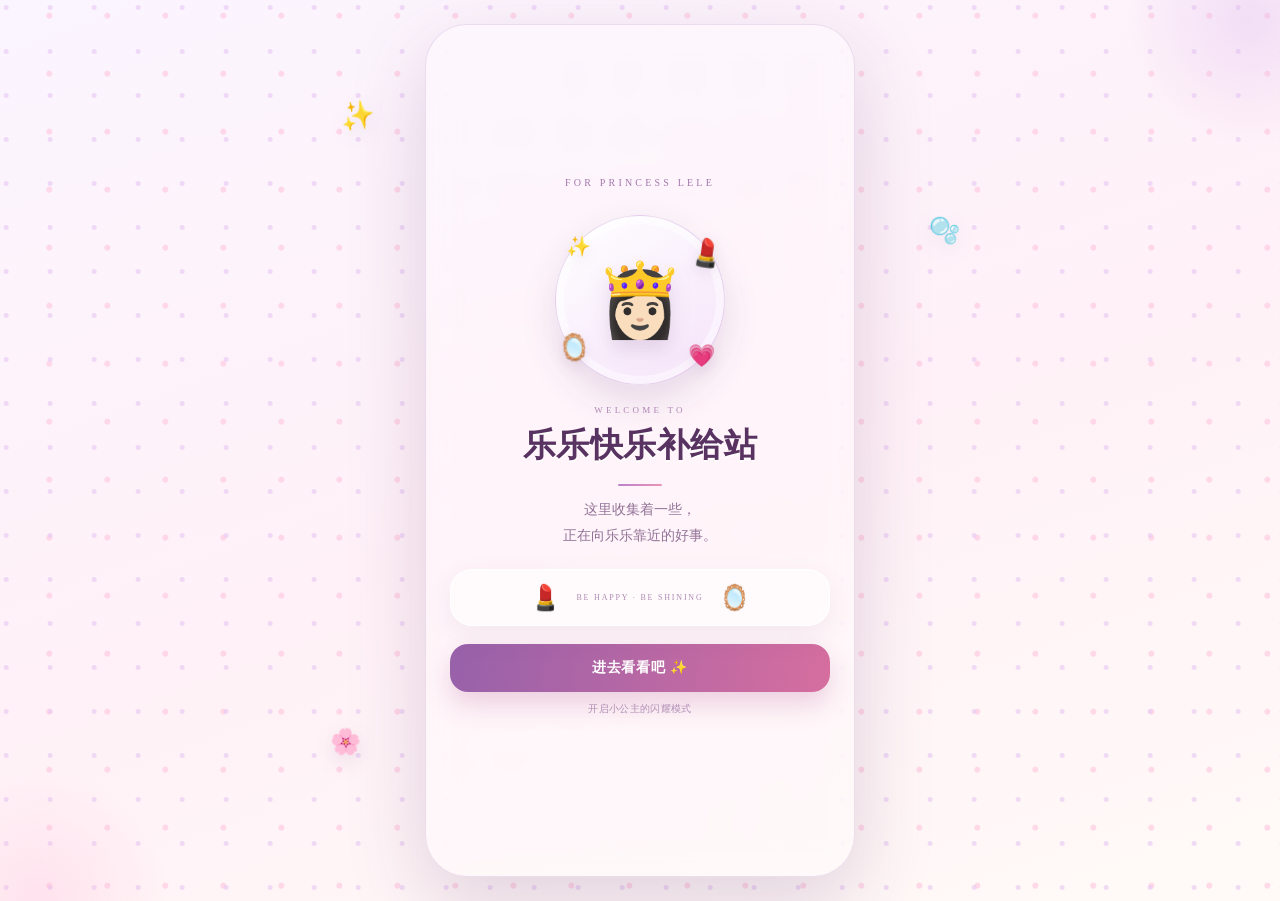
<file: index.html>
<!doctype html>
<html lang="zh-CN">
<head>
  <meta charset="utf-8">
  <meta name="viewport" content="width=device-width, initial-scale=1, viewport-fit=cover">
  <meta name="theme-color" content="#fbf5ff">
  <title>乐乐快乐补给站</title>
  <link rel="stylesheet" href="styles.css">
</head>
<body>
  <div class="ambient ambient-one" aria-hidden="true">✨</div>
  <div class="ambient ambient-two" aria-hidden="true">🫧</div>
  <div class="ambient ambient-three" aria-hidden="true">🌸</div>

  <main class="app-shell">
    <section id="welcome" class="screen welcome-screen" aria-labelledby="welcome-title">
      <p class="eyebrow">FOR PRINCESS LELE</p>

      <div class="princess-portrait" aria-hidden="true">
        <span class="portrait-emoji">👸🏻</span>
        <span class="portrait-accent accent-lipstick">💄</span>
        <span class="portrait-accent accent-mirror">🪞</span>
        <span class="portrait-accent accent-heart">💗</span>
        <span class="portrait-accent accent-sparkle">✨</span>
      </div>

      <p class="welcome-label">WELCOME TO</p>
      <h1 id="welcome-title">乐乐快乐补给站</h1>
      <div class="title-rule" aria-hidden="true"></div>
      <p class="welcome-copy">这里收集着一些，<br>正在向乐乐靠近的好事。</p>

      <div class="beauty-note" aria-hidden="true">
        <span>💄</span>
        <span class="beauty-note-copy">BE HAPPY · BE SHINING</span>
        <span>🪞</span>
      </div>

      <button id="enter-button" class="primary-button" type="button">进去看看吧 <span aria-hidden="true">✨</span></button>
      <small>开启小公主的闪耀模式</small>
    </section>

    <section id="station" class="screen station-screen" aria-labelledby="station-title" hidden>
      <div class="station-crown" aria-hidden="true">👑</div>
      <p id="station-eyebrow" class="eyebrow">GOOD THINGS ARE COMING</p>
      <h2 id="station-title">乐乐快乐补给站</h2>
      <p class="station-intro">点亮爱心，好事正在向你靠近 <span aria-hidden="true">✨</span></p>
      <div id="progress" class="progress" role="status" aria-live="polite">已点亮 0 / 6</div>

      <div id="card-grid" class="card-grid" aria-label="快乐补给卡片"></div>

      <section id="completion-card" class="completion-card" aria-live="polite" hidden>
        <div class="completion-icons" aria-hidden="true">✨ 💗 ✨</div>
        <p class="completion-label">ALL GOOD THINGS LIT</p>
        <p id="completion-message"></p>
      </section>

      <footer class="station-footer" aria-hidden="true">💄 <span>LELE · KEEP SHINING</span> 🎀</footer>
    </section>
  </main>

  <div id="celebration-layer" class="celebration-layer" aria-hidden="true" hidden>
    <div class="celebration-glow"></div>
    <div class="burst-heart">💗</div>
    <div id="burst-particles" class="burst-particles"></div>
  </div>

  <dialog id="message-dialog" aria-labelledby="dialog-message">
    <div class="dialog-panel">
      <button id="dialog-close" type="button" aria-label="关闭悄悄话">×</button>
      <div id="dialog-emoji" class="dialog-emoji" aria-hidden="true"></div>
      <p class="dialog-label">GOOD THINGS FOR LELE</p>
      <p id="dialog-message"></p>
      <button id="dialog-continue" class="dialog-continue" type="button">继续点亮 <span aria-hidden="true">💗</span></button>
    </div>
  </dialog>

  <script src="content.js"></script>
  <script src="state.js"></script>
  <script src="app.js"></script>
</body>
</html>
</file>
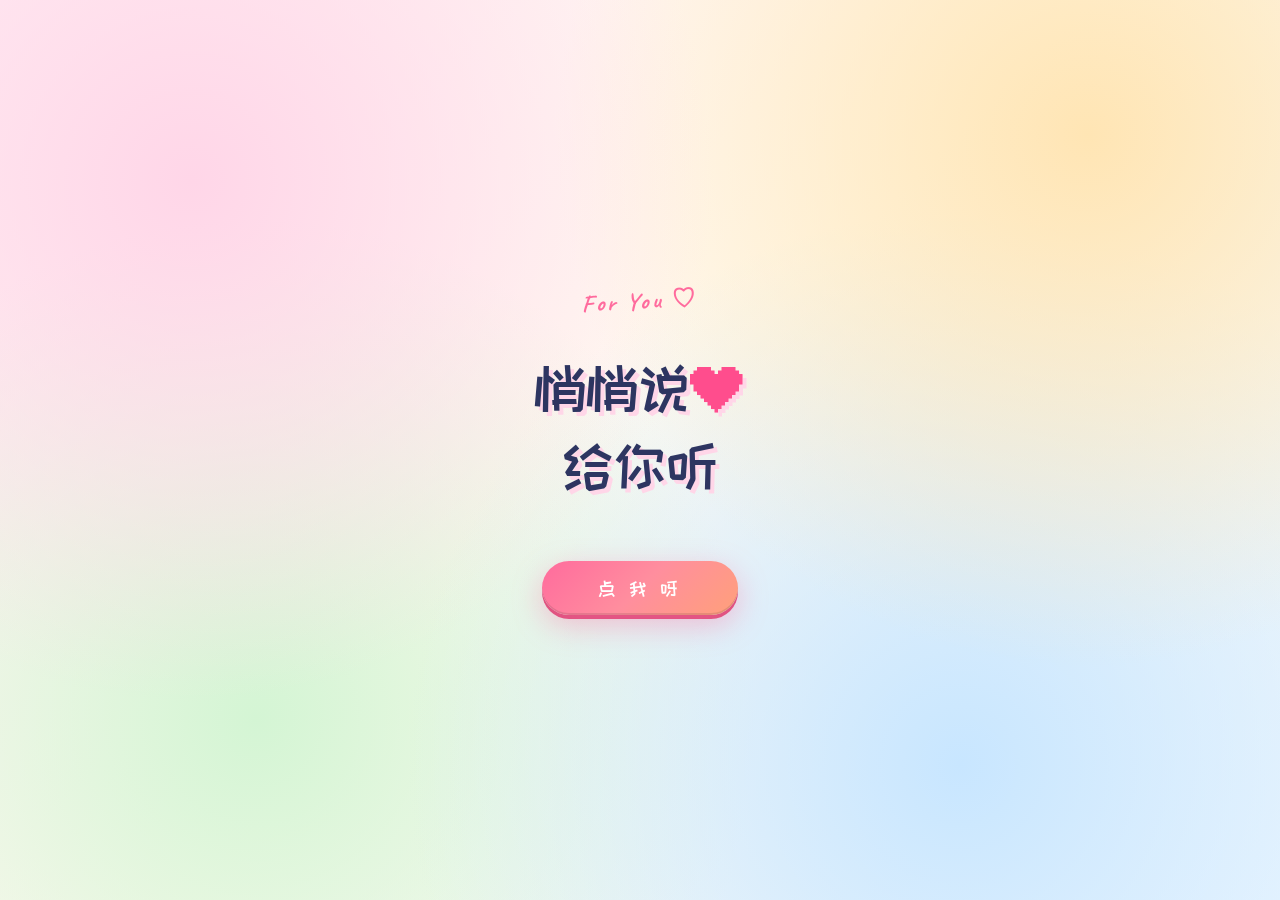
<file: love.html>
<!DOCTYPE html>
<html lang="zh-CN">
<head>
<meta charset="UTF-8">
<meta name="viewport" content="width=device-width, initial-scale=1.0, maximum-scale=1.0, user-scalable=no">
<title>给你的</title>
<style>
  @import url('https://fonts.googleapis.com/css2?family=ZCOOL+KuaiLe&family=Caveat:wght@500;700&family=Noto+Sans+SC:wght@500;700;900&display=swap');

  * { margin: 0; padding: 0; box-sizing: border-box; -webkit-tap-highlight-color: transparent; }

  html, body {
    width: 100%;
    height: 100%;
    overflow: hidden;
    font-family: 'Noto Sans SC', sans-serif;
    user-select: none;
    background: #fff5e6;
  }

  .bg {
    position: fixed;
    inset: 0;
    background:
      radial-gradient(circle at 15% 20%, #ffd6e8 0%, transparent 40%),
      radial-gradient(circle at 85% 15%, #ffe5b4 0%, transparent 40%),
      radial-gradient(circle at 75% 85%, #c8e6ff 0%, transparent 45%),
      radial-gradient(circle at 20% 80%, #d4f5d4 0%, transparent 40%),
      linear-gradient(135deg, #fff0f5 0%, #fffaf0 50%, #f0f8ff 100%);
    z-index: 0;
  }

  .intro {
    position: fixed;
    inset: 0;
    z-index: 100;
    display: flex;
    flex-direction: column;
    align-items: center;
    justify-content: center;
    gap: 2rem;
    transition: opacity 0.8s ease, visibility 0.8s ease;
  }

  .intro.hidden {
    opacity: 0;
    visibility: hidden;
  }

  .intro-tag {
    font-family: 'Caveat', cursive;
    font-weight: 700;
    font-size: 1.5rem;
    color: #ff6b9d;
    letter-spacing: 0.1em;
    transform: rotate(-3deg);
  }

  .intro-title {
    font-family: 'ZCOOL KuaiLe', cursive;
    font-size: clamp(2.2rem, 8vw, 3.5rem);
    color: #2d3561;
    text-align: center;
    line-height: 1.4;
    text-shadow: 4px 4px 0 #ffd6e8;
  }

  .intro-title .heart {
    display: inline-block;
    color: #ff4d8d;
    animation: beat 1s ease-in-out infinite;
  }

  @keyframes beat {
    0%, 100% { transform: scale(1); }
    25% { transform: scale(1.2); }
    50% { transform: scale(0.95); }
    75% { transform: scale(1.15); }
  }

  .intro-btn {
    margin-top: 1.5rem;
    padding: 1.1rem 3.5rem;
    background: linear-gradient(135deg, #ff6b9d 0%, #ff8e9e 50%, #ffa07a 100%);
    border: none;
    color: white;
    font-family: 'ZCOOL KuaiLe', cursive;
    font-size: 1.2rem;
    letter-spacing: 0.2em;
    cursor: pointer;
    border-radius: 50px;
    box-shadow:
      0 10px 30px rgba(255, 107, 157, 0.4),
      0 4px 0 #d94d7a,
      inset 0 -2px 0 rgba(0,0,0,0.1);
    transition: all 0.2s ease;
  }

  .intro-btn:hover {
    transform: translateY(-3px);
    box-shadow:
      0 15px 35px rgba(255, 107, 157, 0.5),
      0 7px 0 #d94d7a,
      inset 0 -2px 0 rgba(0,0,0,0.1);
  }

  .intro-btn:active {
    transform: translateY(2px);
    box-shadow:
      0 5px 15px rgba(255, 107, 157, 0.4),
      0 2px 0 #d94d7a;
  }

  .stage {
    position: fixed;
    inset: 0;
    z-index: 2;
  }

  .card {
    position: absolute;
    padding: 10px 16px;
    border-radius: 6px;
    font-family: 'Noto Sans SC', sans-serif;
    font-weight: 700;
    font-size: 13px;
    letter-spacing: 0.05em;
    white-space: nowrap;
    opacity: 0;
    transform: translate(-50%, -50%) scale(0.2);
    transition: opacity 0.4s ease, transform 0.5s cubic-bezier(0.34, 1.56, 0.64, 1);
    box-shadow:
      0 4px 12px rgba(0, 0, 0, 0.15),
      0 1px 3px rgba(0, 0, 0, 0.1);
    pointer-events: none;
    border: 1.5px solid rgba(0,0,0,0.08);
  }

  .card.show {
    opacity: 1;
  }

  .heart-card.c1 { background: #ff6b9d; color: #fff; }
  .heart-card.c2 { background: #ffd93d; color: #6b4423; }
  .heart-card.c3 { background: #6bcf7f; color: #1a4d2e; }
  .heart-card.c4 { background: #4dc9ff; color: #0d3b66; }
  .heart-card.c5 { background: #ff8e72; color: #5d2a1f; }
  .heart-card.c6 { background: #c89eff; color: #3d1f6b; }
  .heart-card.c7 { background: #ffb3d9; color: #8b2c5c; }
  .heart-card.c8 { background: #fff3a3; color: #7a5c00; }

  .bg-card.b1 { background: #ffe0ec; color: #c2185b; }
  .bg-card.b2 { background: #fff4c2; color: #8b6914; }
  .bg-card.b3 { background: #d4f5d4; color: #2e7d32; }
  .bg-card.b4 { background: #c2e7ff; color: #1565c0; }
  .bg-card.b5 { background: #ffd6c2; color: #c43c00; }
  .bg-card.b6 { background: #e6d4ff; color: #6a1b9a; }

  .finale {
    position: fixed;
    top: 50%;
    left: 50%;
    transform: translate(-50%, -50%) scale(0.8);
    z-index: 50;
    text-align: center;
    opacity: 0;
    transition: opacity 1.5s ease, transform 1.5s cubic-bezier(0.34, 1.56, 0.64, 1);
    pointer-events: none;
    padding: 2.5rem 3rem;
    background: rgba(255, 255, 255, 0.97);
    border-radius: 30px;
    box-shadow:
      0 25px 60px rgba(255, 107, 157, 0.3),
      0 10px 30px rgba(0, 0, 0, 0.1);
    border: 3px solid #ff6b9d;
  }

  .finale.show {
    opacity: 1;
    transform: translate(-50%, -50%) scale(1);
  }

  .finale-tag {
    font-family: 'Caveat', cursive;
    font-weight: 700;
    font-size: 1.4rem;
    color: #ff6b9d;
    margin-bottom: 1rem;
    transform: rotate(-2deg);
  }

  .finale-main {
    font-family: 'ZCOOL KuaiLe', cursive;
    font-size: clamp(1.8rem, 6vw, 2.8rem);
    color: #2d3561;
    line-height: 1.5;
    letter-spacing: 0.1em;
  }

  .finale-main .em {
    color: #ff4d8d;
    display: inline-block;
    animation: beat 1.2s ease-in-out infinite;
  }

  .finale-sub {
    margin-top: 1.5rem;
    font-family: 'Caveat', cursive;
    font-size: 1.2rem;
    color: #888;
    letter-spacing: 0.05em;
  }

  .replay {
    position: fixed;
    bottom: 2.5rem;
    left: 50%;
    transform: translateX(-50%);
    z-index: 60;
    padding: 0.9rem 2.5rem;
    background: white;
    border: 2px solid #ff6b9d;
    color: #ff6b9d;
    font-family: 'ZCOOL KuaiLe', cursive;
    font-size: 1rem;
    letter-spacing: 0.2em;
    cursor: pointer;
    border-radius: 50px;
    opacity: 0;
    transition: all 0.4s ease;
    pointer-events: none;
    box-shadow: 0 5px 15px rgba(255, 107, 157, 0.2);
  }

  .replay.show {
    opacity: 1;
    pointer-events: auto;
  }

  .replay:hover {
    background: #ff6b9d;
    color: white;
    transform: translateX(-50%) translateY(-2px);
  }
</style>
</head>
<body>

<div class="bg"></div>

<div class="intro" id="intro">
  <div class="intro-tag">For You ♡</div>
  <div class="intro-title">悄悄说<span class="heart">❤</span><br>给你听</div>
  <button class="intro-btn" onclick="start()">点 我 呀</button>
</div>

<div class="stage" id="stage"></div>

<div class="finale" id="finale">
  <div class="finale-tag">All for you ♡</div>
  <div class="finale-main">满 屏 都 是<br>对 你 的 <span class="em">爱</span></div>
  <div class="finale-sub">— 想把好的都给你 —</div>
</div>

<button class="replay" id="replay" onclick="replay()">再 看 一 次</button>

<script>
  const messages = [
    '我想你了', '好好吃饭', '多喝水呀', '别熬夜',
    '保持好心情', '天凉了多穿衣服', '好好爱自己',
    '顺顺利利', '别感冒', '爱你老己', '想你', '晚安',
    '抱抱', '么么哒', '永远爱你', '只想见你'
  ];

  let currentCards = [];
  let animationRunning = false;

  function inHeart(x, y) {
    const test = Math.pow(x*x + y*y - 100, 3) - x*x * y*y*y;
    return test < 0;
  }

  function start() {
    document.getElementById('intro').classList.add('hidden');
    setTimeout(runAnimation, 600);
  }

  function replay() {
    document.getElementById('replay').classList.remove('show');
    document.getElementById('finale').classList.remove('show');
    currentCards.forEach(c => c.remove());
    currentCards = [];
    setTimeout(runAnimation, 500);
  }

  async function runAnimation() {
    if (animationRunning) return;
    animationRunning = true;

    const W = window.innerWidth;
    const H = window.innerHeight;
    const cx = W / 2;
    const cy = H / 2;

    const heartScale = Math.min(W, H) * 0.028;

    // === 阶段一：爱心轮廓 ===
    const outlineCount = 50;
    for (let i = 0; i < outlineCount; i++) {
      const t = (i / outlineCount) * Math.PI * 2;
      const x = 16 * Math.pow(Math.sin(t), 3);
      const y = -(13 * Math.cos(t) - 5 * Math.cos(2*t) - 2 * Math.cos(3*t) - Math.cos(4*t));
      createCard(
        cx + x * heartScale,
        cy + y * heartScale,
        messages[Math.floor(Math.random() * messages.length)],
        'heart'
      );
      await sleep(35);
    }

    // === 阶段二：填充爱心内部 ===
    const fillCount = 70;
    let filled = 0;
    let attempts = 0;
    while (filled < fillCount && attempts < fillCount * 30) {
      attempts++;
      const fx = (Math.random() - 0.5) * 36;
      const fy = (Math.random() - 0.5) * 32;
      if (inHeart(fx, -fy) && -fy < 12) {
        createCard(
          cx + fx * heartScale,
          cy + fy * heartScale,
          messages[Math.floor(Math.random() * messages.length)],
          'heart'
        );
        filled++;
        await sleep(25);
      }
    }

    // === 阶段三：向外铺满整个屏幕 ===
    await sleep(400);

    const cardW = 90;
    const cardH = 36;
    const cols = Math.ceil(W / cardW) + 2;
    const rows = Math.ceil(H / cardH) + 2;

    const bgPoints = [];
    for (let r = 0; r < rows; r++) {
      for (let c = 0; c < cols; c++) {
        const px = c * cardW - cardW/2 + (Math.random() - 0.5) * 30;
        const py = r * cardH + cardH/2 + (Math.random() - 0.5) * 20;

        const relX = (px - cx) / heartScale;
        const relY = -(py - cy) / heartScale;
        if (inHeart(relX, relY)) continue;
        if (inHeart(relX * 0.88, relY * 0.88)) continue;

        const dist = Math.sqrt((px-cx)*(px-cx) + (py-cy)*(py-cy));
        bgPoints.push({ x: px, y: py, dist });
      }
    }

    bgPoints.sort((a, b) => a.dist - b.dist);

    for (let i = 0; i < bgPoints.length; i++) {
      const p = bgPoints[i];
      createCard(
        p.x,
        p.y,
        messages[Math.floor(Math.random() * messages.length)],
        'bg'
      );
      if (i < 20) await sleep(15);
      else if (i < 60) await sleep(8);
      else await sleep(3);
    }

    // === 阶段四：结尾 ===
    await sleep(1200);
    document.getElementById('finale').classList.add('show');
    await sleep(2000);
    document.getElementById('replay').classList.add('show');

    animationRunning = false;
  }

  function createCard(x, y, text, type) {
    const card = document.createElement('div');
    let colorClass;
    if (type === 'heart') {
      colorClass = 'heart-card c' + (Math.floor(Math.random() * 8) + 1);
    } else {
      colorClass = 'bg-card b' + (Math.floor(Math.random() * 6) + 1);
    }
    card.className = 'card ' + colorClass;
    card.textContent = text;

    const rot = (Math.random() - 0.5) * 16;
    card.style.left = x + 'px';
    card.style.top = y + 'px';
    card.style.transform = `translate(-50%, -50%) scale(0.2) rotate(${rot}deg)`;
    card.style.zIndex = (type === 'heart') ? 10 : 5;

    document.getElementById('stage').appendChild(card);
    currentCards.push(card);

    requestAnimationFrame(() => {
      card.classList.add('show');
      card.style.transform = `translate(-50%, -50%) scale(1) rotate(${rot}deg)`;
    });
  }

  function sleep(ms) {
    return new Promise(resolve => setTimeout(resolve, ms));
  }
</script>

</body>
</html>
</file>
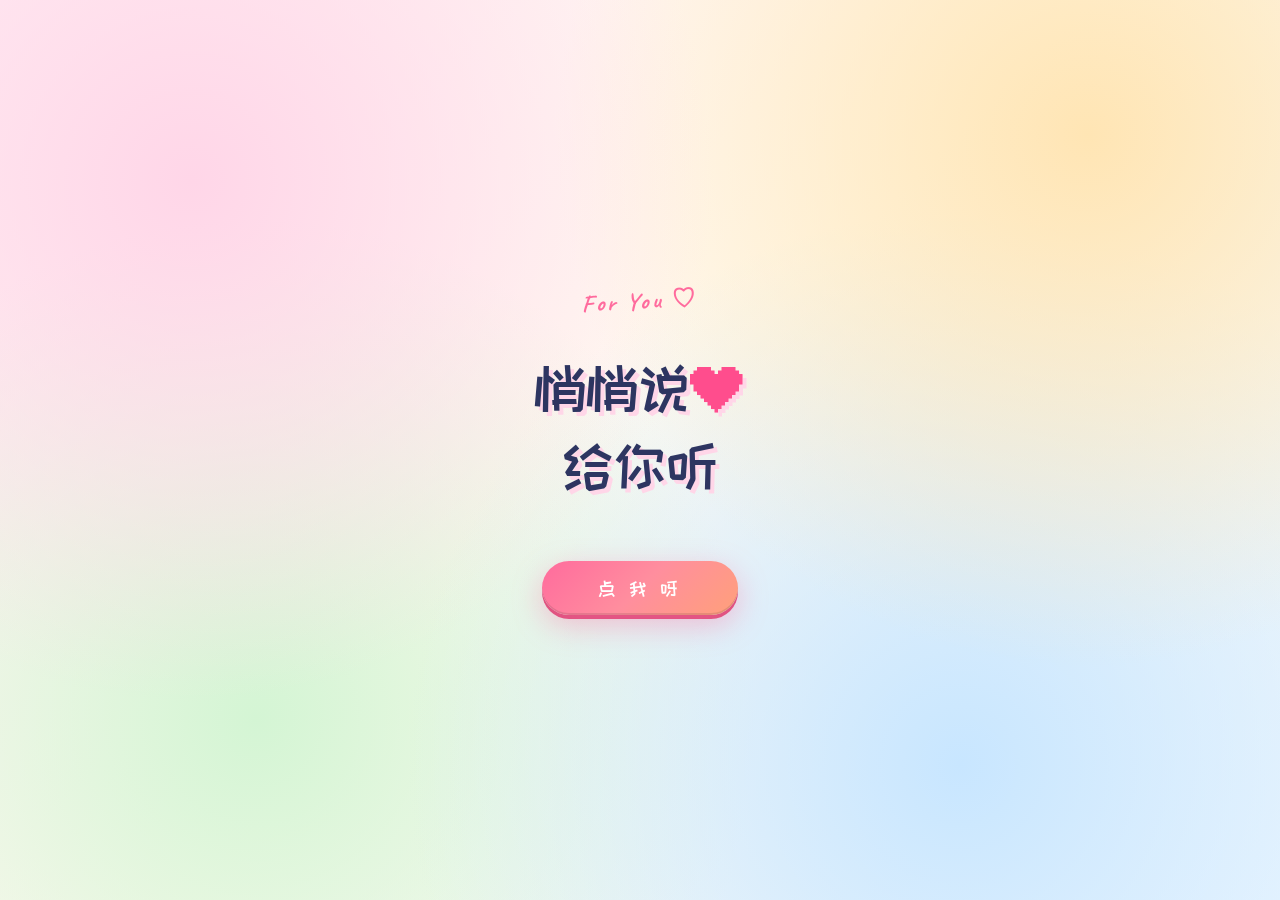
<file: loves.html>
<!DOCTYPE html>
<html lang="zh-CN">
<head>
<meta charset="UTF-8">
<meta name="viewport" content="width=device-width, initial-scale=1.0, maximum-scale=1.0, user-scalable=no">
<title>给你的</title>
<style>
  @import url('https://fonts.googleapis.com/css2?family=ZCOOL+KuaiLe&family=Caveat:wght@500;700&family=Noto+Sans+SC:wght@500;700;900&display=swap');

  * { margin: 0; padding: 0; box-sizing: border-box; -webkit-tap-highlight-color: transparent; }

  html, body {
    width: 100%;
    height: 100%;
    overflow: hidden;
    font-family: 'Noto Sans SC', sans-serif;
    user-select: none;
    background: #fff5e6;
  }

  .bg {
    position: fixed;
    inset: 0;
    background:
      radial-gradient(circle at 15% 20%, #ffd6e8 0%, transparent 40%),
      radial-gradient(circle at 85% 15%, #ffe5b4 0%, transparent 40%),
      radial-gradient(circle at 75% 85%, #c8e6ff 0%, transparent 45%),
      radial-gradient(circle at 20% 80%, #d4f5d4 0%, transparent 40%),
      linear-gradient(135deg, #fff0f5 0%, #fffaf0 50%, #f0f8ff 100%);
    z-index: 0;
  }

  .intro {
    position: fixed;
    inset: 0;
    z-index: 100;
    display: flex;
    flex-direction: column;
    align-items: center;
    justify-content: center;
    gap: 2rem;
    transition: opacity 0.8s ease, visibility 0.8s ease;
  }

  .intro.hidden {
    opacity: 0;
    visibility: hidden;
  }

  .intro-tag {
    font-family: 'Caveat', cursive;
    font-weight: 700;
    font-size: 1.5rem;
    color: #ff6b9d;
    letter-spacing: 0.1em;
    transform: rotate(-3deg);
  }

  .intro-title {
    font-family: 'ZCOOL KuaiLe', cursive;
    font-size: clamp(2.2rem, 8vw, 3.5rem);
    color: #2d3561;
    text-align: center;
    line-height: 1.4;
    text-shadow: 4px 4px 0 #ffd6e8;
  }

  .intro-title .heart {
    display: inline-block;
    color: #ff4d8d;
    animation: beat 1s ease-in-out infinite;
  }

  @keyframes beat {
    0%, 100% { transform: scale(1); }
    25% { transform: scale(1.2); }
    50% { transform: scale(0.95); }
    75% { transform: scale(1.15); }
  }

  .intro-btn {
    margin-top: 1.5rem;
    padding: 1.1rem 3.5rem;
    background: linear-gradient(135deg, #ff6b9d 0%, #ff8e9e 50%, #ffa07a 100%);
    border: none;
    color: white;
    font-family: 'ZCOOL KuaiLe', cursive;
    font-size: 1.2rem;
    letter-spacing: 0.2em;
    cursor: pointer;
    border-radius: 50px;
    box-shadow:
      0 10px 30px rgba(255, 107, 157, 0.4),
      0 4px 0 #d94d7a,
      inset 0 -2px 0 rgba(0,0,0,0.1);
    transition: all 0.2s ease;
  }

  .intro-btn:hover {
    transform: translateY(-3px);
    box-shadow:
      0 15px 35px rgba(255, 107, 157, 0.5),
      0 7px 0 #d94d7a,
      inset 0 -2px 0 rgba(0,0,0,0.1);
  }

  .intro-btn:active {
    transform: translateY(2px);
    box-shadow:
      0 5px 15px rgba(255, 107, 157, 0.4),
      0 2px 0 #d94d7a;
  }

  .stage {
    position: fixed;
    inset: 0;
    z-index: 2;
  }

  /* 花瓣 canvas 层 */
  .petals-canvas {
    position: fixed;
    inset: 0;
    z-index: 15;
    pointer-events: none;
  }

  /* 爆炸闪光 */
  .flash {
    position: fixed;
    top: 50%;
    left: 50%;
    width: 100px;
    height: 100px;
    border-radius: 50%;
    background: radial-gradient(circle, rgba(255, 200, 220, 1) 0%, rgba(255, 150, 200, 0.6) 30%, transparent 70%);
    transform: translate(-50%, -50%) scale(0);
    z-index: 14;
    pointer-events: none;
    opacity: 0;
  }

  .flash.boom {
    animation: flashBoom 0.8s ease-out forwards;
  }

  @keyframes flashBoom {
    0% { transform: translate(-50%, -50%) scale(0); opacity: 0; }
    20% { transform: translate(-50%, -50%) scale(8); opacity: 1; }
    100% { transform: translate(-50%, -50%) scale(20); opacity: 0; }
  }

  .card {
    position: absolute;
    padding: 10px 16px;
    border-radius: 6px;
    font-family: 'Noto Sans SC', sans-serif;
    font-weight: 700;
    font-size: 13px;
    letter-spacing: 0.05em;
    white-space: nowrap;
    opacity: 0;
    transform: translate(-50%, -50%) scale(0.2);
    transition: opacity 0.4s ease, transform 0.5s cubic-bezier(0.34, 1.56, 0.64, 1);
    box-shadow:
      0 4px 12px rgba(0, 0, 0, 0.15),
      0 1px 3px rgba(0, 0, 0, 0.1);
    pointer-events: none;
    border: 1.5px solid rgba(0,0,0,0.08);
  }

  .card.show {
    opacity: 1;
  }

  /* 爆炸飞散效果 */
  .card.exploding {
    transition: all 1.2s cubic-bezier(0.25, 0.46, 0.45, 0.94);
  }

  .heart-card.c1 { background: #ff6b9d; color: #fff; }
  .heart-card.c2 { background: #ffd93d; color: #6b4423; }
  .heart-card.c3 { background: #6bcf7f; color: #1a4d2e; }
  .heart-card.c4 { background: #4dc9ff; color: #0d3b66; }
  .heart-card.c5 { background: #ff8e72; color: #5d2a1f; }
  .heart-card.c6 { background: #c89eff; color: #3d1f6b; }
  .heart-card.c7 { background: #ffb3d9; color: #8b2c5c; }
  .heart-card.c8 { background: #fff3a3; color: #7a5c00; }

  .bg-card.b1 { background: #ffe0ec; color: #c2185b; }
  .bg-card.b2 { background: #fff4c2; color: #8b6914; }
  .bg-card.b3 { background: #d4f5d4; color: #2e7d32; }
  .bg-card.b4 { background: #c2e7ff; color: #1565c0; }
  .bg-card.b5 { background: #ffd6c2; color: #c43c00; }
  .bg-card.b6 { background: #e6d4ff; color: #6a1b9a; }

  .finale {
    position: fixed;
    top: 50%;
    left: 50%;
    transform: translate(-50%, -50%) scale(0.8);
    z-index: 50;
    text-align: center;
    opacity: 0;
    transition: opacity 1.5s ease, transform 1.5s cubic-bezier(0.34, 1.56, 0.64, 1);
    pointer-events: none;
    padding: 2.5rem 3rem;
    background: rgba(255, 255, 255, 0.97);
    border-radius: 30px;
    box-shadow:
      0 25px 60px rgba(255, 107, 157, 0.3),
      0 10px 30px rgba(0, 0, 0, 0.1);
    border: 3px solid #ff6b9d;
  }

  .finale.show {
    opacity: 1;
    transform: translate(-50%, -50%) scale(1);
  }

  .finale-tag {
    font-family: 'Caveat', cursive;
    font-weight: 700;
    font-size: 1.4rem;
    color: #ff6b9d;
    margin-bottom: 1rem;
    transform: rotate(-2deg);
  }

  .finale-main {
    font-family: 'ZCOOL KuaiLe', cursive;
    font-size: clamp(1.8rem, 6vw, 2.8rem);
    color: #2d3561;
    line-height: 1.5;
    letter-spacing: 0.1em;
  }

  .finale-main .em {
    color: #ff4d8d;
    display: inline-block;
    animation: beat 1.2s ease-in-out infinite;
  }

  .finale-sub {
    margin-top: 1.5rem;
    font-family: 'Caveat', cursive;
    font-size: 1.2rem;
    color: #888;
    letter-spacing: 0.05em;
  }

  .replay {
    position: fixed;
    bottom: 2.5rem;
    left: 50%;
    transform: translateX(-50%);
    z-index: 60;
    padding: 0.9rem 2.5rem;
    background: white;
    border: 2px solid #ff6b9d;
    color: #ff6b9d;
    font-family: 'ZCOOL KuaiLe', cursive;
    font-size: 1rem;
    letter-spacing: 0.2em;
    cursor: pointer;
    border-radius: 50px;
    opacity: 0;
    transition: all 0.4s ease;
    pointer-events: none;
    box-shadow: 0 5px 15px rgba(255, 107, 157, 0.2);
  }

  .replay.show {
    opacity: 1;
    pointer-events: auto;
  }

  .replay:hover {
    background: #ff6b9d;
    color: white;
    transform: translateX(-50%) translateY(-2px);
  }
</style>
</head>
<body>

<div class="bg"></div>

<div class="intro" id="intro">
  <div class="intro-tag">For You ♡</div>
  <div class="intro-title">悄悄说<span class="heart">❤</span><br>给你听</div>
  <button class="intro-btn" onclick="start()">点 我 呀</button>
</div>

<div class="stage" id="stage"></div>
<div class="flash" id="flash"></div>
<canvas class="petals-canvas" id="petals"></canvas>

<div class="finale" id="finale">
  <div class="finale-tag">All for you ♡</div>
  <div class="finale-main">满 屏 都 是<br>对 你 的 <span class="em">爱</span></div>
  <div class="finale-sub">— 想把好的都给你 —</div>
</div>

<button class="replay" id="replay" onclick="replay()">再 看 一 次</button>

<script>
  const messages = [
    '我想你了', '好好吃饭', '多喝水呀', '别熬夜',
    '保持好心情', '天凉了多穿衣服', '好好爱自己',
    '顺顺利利', '别感冒', '爱你老己', '想你', '晚安',
    '抱抱', '么么哒', '永远爱你', '只想见你'
  ];

  let currentCards = [];
  let heartCards = [];  // 单独存放爱心卡片，用于爆炸
  let animationRunning = false;

  // ============ 桃花花瓣系统 ============
  const canvas = document.getElementById('petals');
  const ctx = canvas.getContext('2d');
  let petals = [];
  let petalsAnimating = false;

  function resizeCanvas() {
    canvas.width = window.innerWidth;
    canvas.height = window.innerHeight;
  }
  resizeCanvas();
  window.addEventListener('resize', resizeCanvas);

  // 单片桃花花瓣类
  class Petal {
    constructor(x, y, burst = false) {
      this.x = x;
      this.y = y;
      this.size = 8 + Math.random() * 10;

      if (burst) {
        // 爆炸阶段：从中心向四周飞射
        const angle = Math.random() * Math.PI * 2;
        const speed = 4 + Math.random() * 10;
        this.vx = Math.cos(angle) * speed;
        this.vy = Math.sin(angle) * speed - 2; // 略微向上
      } else {
        // 飘落阶段：从顶部慢慢飘
        this.vx = (Math.random() - 0.5) * 1.5;
        this.vy = 0.8 + Math.random() * 1.5;
      }

      this.gravity = 0.08;
      this.rotation = Math.random() * Math.PI * 2;
      this.rotationSpeed = (Math.random() - 0.5) * 0.1;
      this.swing = Math.random() * Math.PI * 2;
      this.swingSpeed = 0.02 + Math.random() * 0.03;
      this.opacity = 1;
      this.life = 1;
      this.colors = [
        '#ffb3d9', '#ff9ec7', '#ffc8dd', '#ffafcc',
        '#ff85a1', '#ffd1dc', '#ffc0cb', '#ffe0ec'
      ];
      this.color = this.colors[Math.floor(Math.random() * this.colors.length)];
      this.burst = burst;
    }

    update() {
      this.x += this.vx;
      this.y += this.vy;
      this.vy += this.gravity;

      // 空气阻力
      this.vx *= 0.99;

      // 摇摆
      this.swing += this.swingSpeed;
      this.x += Math.sin(this.swing) * 0.5;

      this.rotation += this.rotationSpeed;

      // 出屏后减寿命
      if (this.y > canvas.height + 50) {
        this.life = 0;
      }
    }

    draw(ctx) {
      ctx.save();
      ctx.translate(this.x, this.y);
      ctx.rotate(this.rotation);
      ctx.globalAlpha = this.opacity * this.life;

      // 画桃花：5片花瓣围绕中心
      ctx.fillStyle = this.color;
      for (let i = 0; i < 5; i++) {
        ctx.save();
        ctx.rotate((Math.PI * 2 / 5) * i);
        ctx.beginPath();
        ctx.ellipse(0, -this.size * 0.5, this.size * 0.35, this.size * 0.6, 0, 0, Math.PI * 2);
        ctx.fill();
        ctx.restore();
      }
      // 花心
      ctx.fillStyle = '#fff3a3';
      ctx.beginPath();
      ctx.arc(0, 0, this.size * 0.2, 0, Math.PI * 2);
      ctx.fill();

      ctx.restore();
    }
  }

  function animatePetals() {
    ctx.clearRect(0, 0, canvas.width, canvas.height);
    petals = petals.filter(p => p.life > 0);
    petals.forEach(p => {
      p.update();
      p.draw(ctx);
    });
    if (petalsAnimating || petals.length > 0) {
      requestAnimationFrame(animatePetals);
    }
  }

  // 爆炸时从中心爆发出大量花瓣
  function burstPetals(x, y, count = 80) {
    for (let i = 0; i < count; i++) {
      petals.push(new Petal(x, y, true));
    }
    if (!petalsAnimating) {
      petalsAnimating = true;
      animatePetals();
    }
  }

  // 从顶部持续飘落花瓣
  function rainPetals(duration = 6000) {
    const startTime = Date.now();
    const interval = setInterval(() => {
      if (Date.now() - startTime > duration) {
        clearInterval(interval);
        // 等所有花瓣落地再停止动画
        setTimeout(() => { petalsAnimating = false; }, 4000);
        return;
      }
      // 每帧添加几片
      for (let i = 0; i < 2; i++) {
        const x = Math.random() * canvas.width;
        const y = -20;
        petals.push(new Petal(x, y, false));
      }
    }, 80);
  }

  // ============ 爱心 & 卡片系统 ============

  function inHeart(x, y) {
    const test = Math.pow(x*x + y*y - 100, 3) - x*x * y*y*y;
    return test < 0;
  }

  function start() {
    document.getElementById('intro').classList.add('hidden');
    setTimeout(runAnimation, 600);
  }

  function replay() {
    document.getElementById('replay').classList.remove('show');
    document.getElementById('finale').classList.remove('show');
    currentCards.forEach(c => c.remove());
    currentCards = [];
    heartCards = [];
    petals = [];
    petalsAnimating = false;
    ctx.clearRect(0, 0, canvas.width, canvas.height);
    setTimeout(runAnimation, 500);
  }

  async function runAnimation() {
    if (animationRunning) return;
    animationRunning = true;

    const W = window.innerWidth;
    const H = window.innerHeight;
    const cx = W / 2;
    const cy = H / 2;

    const heartScale = Math.min(W, H) * 0.028;

    // === 阶段一：爱心轮廓 ===
    const outlineCount = 50;
    for (let i = 0; i < outlineCount; i++) {
      const t = (i / outlineCount) * Math.PI * 2;
      const x = 16 * Math.pow(Math.sin(t), 3);
      const y = -(13 * Math.cos(t) - 5 * Math.cos(2*t) - 2 * Math.cos(3*t) - Math.cos(4*t));
      createCard(
        cx + x * heartScale,
        cy + y * heartScale,
        messages[Math.floor(Math.random() * messages.length)],
        'heart'
      );
      await sleep(35);
    }

    // === 阶段二：填充爱心内部 ===
    const fillCount = 70;
    let filled = 0;
    let attempts = 0;
    while (filled < fillCount && attempts < fillCount * 30) {
      attempts++;
      const fx = (Math.random() - 0.5) * 36;
      const fy = (Math.random() - 0.5) * 32;
      if (inHeart(fx, -fy) && -fy < 12) {
        createCard(
          cx + fx * heartScale,
          cy + fy * heartScale,
          messages[Math.floor(Math.random() * messages.length)],
          'heart'
        );
        filled++;
        await sleep(25);
      }
    }

    // === 爱心成型后稍作停留，让人看清 ===
    await sleep(800);

    // === 阶段三：💥 爆炸！ ===
    // 触发中心闪光
    const flash = document.getElementById('flash');
    flash.classList.remove('boom');
    void flash.offsetWidth; // 强制重绘
    flash.classList.add('boom');

    // 桃花爆发
    burstPetals(cx, cy, 100);

    // 同时开启持续花瓣雨（从顶部飘落）
    rainPetals(7000);

    // 爱心所有卡片向四面八方飞散
    heartCards.forEach(card => {
      const rect = card.getBoundingClientRect();
      const cardX = rect.left + rect.width / 2;
      const cardY = rect.top + rect.height / 2;

      // 计算从中心出发的方向
      const dx = cardX - cx;
      const dy = cardY - cy;
      const dist = Math.sqrt(dx*dx + dy*dy) || 1;
      const ux = dx / dist;
      const uy = dy / dist;

      // 飞出屏幕的距离
      const flyDist = Math.max(W, H) * 0.8 + Math.random() * 200;
      const targetX = ux * flyDist;
      const targetY = uy * flyDist;
      const rotEnd = (Math.random() - 0.5) * 720;

      card.classList.add('exploding');
      const currentTransform = card.style.transform;
      // 替换 transform，加上飞散
      card.style.transform = `translate(calc(-50% + ${targetX}px), calc(-50% + ${targetY}px)) scale(0.3) rotate(${rotEnd}deg)`;
      card.style.opacity = '0';
    });

    // 等爆炸效果展开一点点
    await sleep(400);

    // === 阶段四：新卡片从中心快速铺满全屏 ===
    const cardW = 90;
    const cardH = 36;
    const cols = Math.ceil(W / cardW) + 2;
    const rows = Math.ceil(H / cardH) + 2;

    const bgPoints = [];
    for (let r = 0; r < rows; r++) {
      for (let c = 0; c < cols; c++) {
        const px = c * cardW - cardW/2 + (Math.random() - 0.5) * 30;
        const py = r * cardH + cardH/2 + (Math.random() - 0.5) * 20;
        const dist = Math.sqrt((px-cx)*(px-cx) + (py-cy)*(py-cy));
        bgPoints.push({ x: px, y: py, dist });
      }
    }

    // 从中心向外铺
    bgPoints.sort((a, b) => a.dist - b.dist);

    for (let i = 0; i < bgPoints.length; i++) {
      const p = bgPoints[i];
      createCard(
        p.x,
        p.y,
        messages[Math.floor(Math.random() * messages.length)],
        'bg'
      );
      // 节奏：快速铺满
      if (i < 30) await sleep(10);
      else if (i < 80) await sleep(5);
      else await sleep(2);
    }

    // === 阶段五：结尾 ===
    await sleep(1500);
    document.getElementById('finale').classList.add('show');
    await sleep(2000);
    document.getElementById('replay').classList.add('show');

    animationRunning = false;
  }

  function createCard(x, y, text, type) {
    const card = document.createElement('div');
    let colorClass;
    if (type === 'heart') {
      colorClass = 'heart-card c' + (Math.floor(Math.random() * 8) + 1);
    } else {
      colorClass = 'bg-card b' + (Math.floor(Math.random() * 6) + 1);
    }
    card.className = 'card ' + colorClass;
    card.textContent = text;

    const rot = (Math.random() - 0.5) * 16;
    card.style.left = x + 'px';
    card.style.top = y + 'px';
    card.style.transform = `translate(-50%, -50%) scale(0.2) rotate(${rot}deg)`;
    card.style.zIndex = (type === 'heart') ? 10 : 5;

    document.getElementById('stage').appendChild(card);
    currentCards.push(card);
    if (type === 'heart') heartCards.push(card);

    requestAnimationFrame(() => {
      card.classList.add('show');
      card.style.transform = `translate(-50%, -50%) scale(1) rotate(${rot}deg)`;
    });
  }

  function sleep(ms) {
    return new Promise(resolve => setTimeout(resolve, ms));
  }
</script>

</body>
</html>
</file>
<file: styles.css>
:root {
  --plum: #583260;
  --plum-soft: #76517e;
  --muted: #927298;
  --lavender: #f5edff;
  --blush: #fff0f6;
  --rose: #d66e9f;
  --violet: #9761aa;
  --paper: rgba(255, 255, 255, 0.78);
  --line: rgba(151, 103, 171, 0.18);
  --shadow: 0 28px 80px rgba(89, 45, 106, 0.18);
}

* {
  box-sizing: border-box;
}

html {
  min-height: 100%;
  background: #fbf5ff;
  scroll-behavior: smooth;
}

body {
  min-height: 100vh;
  margin: 0;
  overflow-x: hidden;
  color: var(--plum);
  font-family: ui-rounded, "Hiragino Maru Gothic ProN", "PingFang SC", "Microsoft YaHei", sans-serif;
  background:
    radial-gradient(circle at 14% 17%, rgba(232, 203, 244, 0.66) 0 2px, transparent 3px),
    radial-gradient(circle at 85% 27%, rgba(255, 195, 220, 0.58) 0 2.5px, transparent 3.5px),
    linear-gradient(160deg, #fbf5ff 0%, #fff1f7 52%, #fffaf7 100%);
  background-size: 44px 44px, 58px 58px, auto;
}

body::before,
body::after {
  position: fixed;
  z-index: 0;
  width: 260px;
  height: 260px;
  border-radius: 50%;
  content: "";
  filter: blur(2px);
  pointer-events: none;
}

body::before {
  top: -110px;
  right: -100px;
  background: radial-gradient(circle, rgba(218, 179, 238, 0.32), transparent 68%);
}

body::after {
  bottom: -130px;
  left: -90px;
  background: radial-gradient(circle, rgba(255, 182, 213, 0.28), transparent 70%);
}

button {
  font: inherit;
}

button:focus-visible {
  outline: 3px solid rgba(151, 97, 170, 0.45);
  outline-offset: 3px;
}

[hidden] {
  display: none !important;
}

.ambient {
  position: fixed;
  z-index: 0;
  pointer-events: none;
  user-select: none;
  filter: drop-shadow(0 7px 10px rgba(107, 63, 119, 0.12));
  animation: float 4.8s ease-in-out infinite;
}

.ambient-one {
  top: 11%;
  left: max(5%, calc(50% - 300px));
  font-size: 28px;
  transform: rotate(-10deg);
}

.ambient-two {
  top: 24%;
  right: max(4%, calc(50% - 320px));
  font-size: 25px;
  animation-delay: -1.6s;
}

.ambient-three {
  bottom: 16%;
  left: max(4%, calc(50% - 310px));
  font-size: 25px;
  animation-delay: -3.1s;
}

.app-shell {
  position: relative;
  z-index: 1;
  width: min(100%, 430px);
  max-width: 430px;
  min-height: 100vh;
  margin: 0 auto;
  padding: calc(27px + env(safe-area-inset-top)) 24px calc(36px + env(safe-area-inset-bottom));
  overflow: hidden;
  text-align: center;
}

.screen {
  animation: appear 0.55s cubic-bezier(0.22, 0.86, 0.35, 1) both;
}

.screen.is-leaving {
  animation: leave 0.32s ease both;
}

.welcome-screen {
  display: flex;
  min-height: calc(100vh - 63px - env(safe-area-inset-top) - env(safe-area-inset-bottom));
  flex-direction: column;
  align-items: center;
  justify-content: center;
}

.eyebrow,
.welcome-label,
.dialog-label,
.completion-label {
  margin: 0;
  color: #a277ac;
  font-family: Georgia, "Times New Roman", serif;
  font-size: 10px;
  letter-spacing: 3.2px;
  line-height: 1.4;
}

.princess-portrait {
  position: relative;
  display: grid;
  width: 170px;
  height: 170px;
  margin: 25px auto 19px;
  place-items: center;
  border: 1px solid rgba(152, 96, 174, 0.2);
  border-radius: 50%;
  background: linear-gradient(145deg, rgba(255, 255, 255, 0.96), rgba(241, 218, 249, 0.7));
  box-shadow:
    inset 0 0 0 8px rgba(255, 255, 255, 0.45),
    0 16px 35px rgba(105, 54, 125, 0.15);
}

.portrait-emoji {
  font-size: 72px;
  filter: drop-shadow(0 9px 10px rgba(91, 46, 108, 0.14));
}

.portrait-accent {
  position: absolute;
  filter: drop-shadow(0 5px 7px rgba(91, 46, 108, 0.12));
}

.accent-lipstick {
  top: 21px;
  right: 0;
  font-size: 27px;
  transform: rotate(8deg);
}

.accent-mirror {
  bottom: 21px;
  left: 2px;
  font-size: 26px;
  transform: rotate(-8deg);
}

.accent-heart {
  right: 9px;
  bottom: 15px;
  font-size: 22px;
}

.accent-sparkle {
  top: 18px;
  left: 10px;
  font-size: 20px;
}

.welcome-label {
  color: #b189b8;
  font-size: 9px;
}

h1,
h2 {
  margin: 7px 0;
  color: var(--plum);
  font-size: clamp(28px, 8vw, 33px);
  font-weight: 800;
  line-height: 1.25;
  letter-spacing: 0.5px;
  text-shadow: 0 2px 0 rgba(255, 255, 255, 0.85);
}

.title-rule {
  width: 44px;
  height: 2px;
  margin: 12px auto 1px;
  border-radius: 99px;
  background: linear-gradient(90deg, #bb81cc, #eb94b5);
}

.welcome-copy,
.station-intro {
  margin: 10px 0 0;
  color: var(--muted);
  font-size: 14px;
  line-height: 1.85;
}

.beauty-note {
  display: flex;
  width: 100%;
  margin: 20px 0 0;
  padding: 13px 16px;
  align-items: center;
  justify-content: center;
  gap: 15px;
  border: 1px solid rgba(255, 255, 255, 0.9);
  border-radius: 22px;
  background: rgba(255, 255, 255, 0.58);
  box-shadow: 0 10px 28px rgba(109, 65, 122, 0.08);
  backdrop-filter: blur(12px);
}

.beauty-note > span:not(.beauty-note-copy) {
  font-size: 25px;
}

.beauty-note-copy {
  color: #af8bb2;
  font-family: Georgia, "Times New Roman", serif;
  font-size: 8px;
  letter-spacing: 1.8px;
}

.primary-button {
  width: 100%;
  margin: 18px 0 10px;
  padding: 15px 18px;
  border: 0;
  border-radius: 18px;
  color: #fff;
  background: linear-gradient(100deg, var(--violet), var(--rose));
  box-shadow: 0 12px 26px rgba(177, 81, 143, 0.24);
  cursor: pointer;
  font-size: 14px;
  font-weight: 700;
  letter-spacing: 0.8px;
  transition: transform 0.25s ease, box-shadow 0.25s ease;
}

.primary-button:hover {
  transform: translateY(-2px);
  box-shadow: 0 15px 30px rgba(177, 81, 143, 0.3);
}

.primary-button:active {
  transform: translateY(0) scale(0.99);
}

.welcome-screen > small {
  color: #b18eb5;
  font-size: 10px;
  letter-spacing: 0.35px;
}

.station-screen {
  padding-top: 7px;
}

.station-crown {
  width: 54px;
  height: 54px;
  margin: 0 auto 12px;
  border: 1px solid rgba(229, 205, 236, 0.9);
  border-radius: 18px;
  background: rgba(255, 255, 255, 0.64);
  box-shadow: 0 9px 25px rgba(105, 54, 125, 0.09);
  font-size: 29px;
  line-height: 54px;
}

.station-screen h2 {
  font-size: 29px;
}

.progress {
  display: inline-flex;
  margin: 16px auto 18px;
  padding: 7px 12px;
  border: 1px solid rgba(212, 176, 222, 0.45);
  border-radius: 99px;
  color: #956b9e;
  background: rgba(255, 255, 255, 0.58);
  font-size: 11px;
  letter-spacing: 0.4px;
}

.card-grid {
  display: grid;
  grid-template-columns: 1fr 1fr;
  gap: 12px;
  align-items: stretch;
}

.heart-card {
  position: relative;
  min-height: 123px;
  padding: 16px 8px 14px;
  overflow: hidden;
  border: 1px solid rgba(229, 205, 236, 0.92);
  border-radius: 25px;
  color: var(--plum-soft);
  background: rgba(255, 255, 255, 0.7);
  box-shadow: 0 9px 24px rgba(105, 54, 125, 0.09);
  cursor: pointer;
  opacity: 0;
  transform: translateY(12px);
  animation: card-in 0.48s calc(var(--card-index) * 70ms + 100ms) ease forwards;
  transition: transform 0.25s ease, box-shadow 0.25s ease, background 0.25s ease, border-color 0.25s ease;
}

.heart-card:nth-child(2),
.heart-card:nth-child(5) {
  background: linear-gradient(145deg, rgba(250, 240, 255, 0.94), rgba(255, 255, 255, 0.76));
}

.heart-card:nth-child(3),
.heart-card:nth-child(6) {
  border-color: rgba(244, 210, 224, 0.92);
  background: linear-gradient(145deg, rgba(255, 251, 247, 0.92), rgba(255, 233, 241, 0.7));
}

.heart-card:nth-child(5) {
  background: linear-gradient(145deg, #fff0f6, #f5ddff);
  box-shadow: 0 12px 27px rgba(162, 79, 145, 0.14);
}

.heart-card:hover,
.heart-card:focus-visible {
  transform: translateY(-3px);
  border-color: rgba(189, 132, 202, 0.72);
  box-shadow: 0 13px 29px rgba(105, 54, 125, 0.14);
}

.heart-card:active {
  transform: scale(0.98);
}

.heart-card.is-lit {
  border-color: rgba(205, 148, 215, 0.9);
  background: linear-gradient(145deg, #fff, #f4ddff);
  box-shadow:
    0 0 0 2px rgba(217, 167, 223, 0.46),
    0 14px 32px rgba(168, 82, 153, 0.18);
}

.heart-card.is-lit .card-emoji {
  animation: pop 0.55s ease both;
}

.card-shine {
  position: absolute;
  top: -55px;
  right: -45px;
  width: 110px;
  height: 110px;
  border-radius: 50%;
  background: radial-gradient(circle, rgba(255, 255, 255, 0.92), transparent 67%);
  opacity: 0.65;
  pointer-events: none;
}

.card-emoji {
  position: relative;
  display: block;
  margin-bottom: 7px;
  font-size: 38px;
  filter: drop-shadow(0 6px 8px rgba(105, 54, 125, 0.13));
}

.card-label {
  position: relative;
  display: block;
  font-size: 13px;
  font-weight: 700;
}

.card-hint {
  position: relative;
  display: block;
  margin-top: 5px;
  color: #b08bb4;
  font-size: 9px;
}

.completion-card {
  margin-top: 20px;
  padding: 22px 18px;
  border: 1px solid rgba(255, 255, 255, 0.94);
  border-radius: 25px;
  background: linear-gradient(145deg, rgba(255, 255, 255, 0.9), rgba(250, 235, 255, 0.8));
  box-shadow: 0 13px 34px rgba(105, 54, 125, 0.12);
  opacity: 0;
  transform: translateY(10px) scale(0.98);
  transition: opacity 0.45s ease, transform 0.45s ease;
}

.completion-card.is-visible {
  opacity: 1;
  transform: translateY(0) scale(1);
}

.completion-icons {
  margin-bottom: 7px;
  font-size: 24px;
  letter-spacing: 5px;
}

.completion-label {
  color: #a67aad;
  font-size: 8px;
}

#completion-message {
  margin: 10px 0 0;
  color: #68496d;
  font-size: 14px;
  line-height: 1.85;
}

.station-footer {
  display: flex;
  margin: 22px 0 0;
  align-items: center;
  justify-content: center;
  gap: 11px;
  color: #ae8caf;
  font-size: 20px;
}

.station-footer span {
  font-family: Georgia, "Times New Roman", serif;
  font-size: 8px;
  letter-spacing: 2px;
}

.celebration-layer {
  position: fixed;
  inset: 0;
  z-index: 20;
  overflow: hidden;
  pointer-events: none;
}

.celebration-layer::before {
  position: absolute;
  inset: 0;
  background: rgba(68, 31, 75, 0.16);
  content: "";
  opacity: 0;
}

.celebration-layer.is-celebrating::before {
  animation: celebration-dim 1.8s ease both;
}

.celebration-glow,
.burst-heart,
.burst-particle {
  position: absolute;
  top: 50%;
  left: 50%;
}

.celebration-glow {
  width: 120px;
  height: 120px;
  border: 5px solid rgba(242, 157, 210, 0.72);
  border-radius: 50%;
  opacity: 0;
  transform: translate(-50%, -50%) scale(0.2);
  box-shadow:
    0 0 32px rgba(225, 112, 190, 0.8),
    inset 0 0 30px rgba(176, 99, 205, 0.48);
}

.celebration-layer.is-celebrating .celebration-glow {
  animation: celebration-glow 0.78s 0.55s ease-out both;
}

.burst-heart {
  z-index: 2;
  font-size: 94px;
  filter:
    drop-shadow(0 0 22px rgba(255, 126, 198, 0.88))
    drop-shadow(0 12px 20px rgba(91, 46, 108, 0.2));
  opacity: 0;
  transform: translate(-50%, -50%) scale(0.25);
}

.celebration-layer.is-celebrating .burst-heart {
  animation: heart-burst 1.05s cubic-bezier(0.2, 0.8, 0.25, 1) both;
}

.burst-particle {
  z-index: 3;
  font-size: 26px;
  opacity: 0;
  filter: drop-shadow(0 5px 7px rgba(105, 54, 125, 0.18));
  transform: translate(-50%, -50%) scale(0.45);
}

.celebration-layer.is-celebrating .burst-particle {
  animation: particle-fly 1.12s calc(580ms + var(--delay)) cubic-bezier(0.15, 0.75, 0.2, 1) both;
}

.celebration-layer.is-reduced::before {
  opacity: 0.1;
}

.celebration-layer.is-reduced .burst-heart {
  opacity: 1;
  transform: translate(-50%, -50%) scale(1);
}

.celebration-flash {
  animation: card-wall-flash 0.85s 0.58s ease-out both;
}

dialog {
  width: min(calc(100% - 38px), 350px);
  max-width: 350px;
  padding: 0;
  overflow: visible;
  border: 0;
  border-radius: 29px;
  color: var(--plum);
  background: transparent;
  box-shadow: 0 24px 70px rgba(74, 35, 84, 0.24);
}

dialog[open] {
  animation: dialog-in 0.32s cubic-bezier(0.2, 0.8, 0.28, 1.1) both;
}

dialog::backdrop {
  background: rgba(70, 40, 78, 0.3);
  backdrop-filter: blur(5px);
  animation: fade-in 0.24s ease both;
}

.dialog-panel {
  position: relative;
  padding: 30px 24px 24px;
  border: 1px solid rgba(236, 216, 240, 0.96);
  border-radius: 29px;
  background:
    radial-gradient(circle at 15% 18%, rgba(228, 192, 240, 0.42) 0 2px, transparent 3px),
    linear-gradient(145deg, rgba(255, 253, 254, 0.99), rgba(250, 240, 255, 0.98));
  background-size: 38px 38px, auto;
  text-align: center;
}

#dialog-close {
  position: absolute;
  top: 9px;
  right: 12px;
  width: 34px;
  height: 34px;
  padding: 0;
  border: 0;
  border-radius: 50%;
  color: #98729f;
  background: rgba(255, 255, 255, 0.45);
  cursor: pointer;
  font-size: 25px;
  line-height: 32px;
}

.dialog-emoji {
  font-size: 52px;
  filter: drop-shadow(0 8px 9px rgba(105, 54, 125, 0.14));
}

.dialog-label {
  margin-top: 10px;
  color: #ae83b4;
  font-size: 8px;
}

#dialog-message {
  margin: 12px 0 19px;
  color: #65476c;
  font-size: 16px;
  font-weight: 650;
  line-height: 1.85;
}

.dialog-continue {
  min-width: 150px;
  padding: 11px 18px;
  border: 0;
  border-radius: 99px;
  color: #fff;
  background: linear-gradient(100deg, var(--violet), var(--rose));
  box-shadow: 0 9px 20px rgba(177, 81, 143, 0.2);
  cursor: pointer;
  font-size: 12px;
  font-weight: 700;
}

@keyframes appear {
  from { opacity: 0; transform: translateY(10px); }
  to { opacity: 1; transform: translateY(0); }
}

@keyframes leave {
  to { opacity: 0; transform: scale(0.98); }
}

@keyframes card-in {
  to { opacity: 1; transform: translateY(0); }
}

@keyframes pop {
  0% { transform: scale(0.9); }
  55% { transform: scale(1.18) rotate(3deg); }
  100% { transform: scale(1); }
}

@keyframes float {
  0%, 100% { margin-top: 0; }
  50% { margin-top: -9px; }
}

@keyframes dialog-in {
  from { opacity: 0; transform: translateY(14px) scale(0.96); }
  to { opacity: 1; transform: translateY(0) scale(1); }
}

@keyframes fade-in {
  from { opacity: 0; }
  to { opacity: 1; }
}

@keyframes celebration-dim {
  0%, 100% { opacity: 0; }
  18%, 72% { opacity: 1; }
}

@keyframes heart-burst {
  0% { opacity: 0; transform: translate(-50%, -50%) scale(0.25); }
  12% { opacity: 1; }
  28% { opacity: 1; transform: translate(-50%, -50%) scale(1.18); }
  42% { opacity: 1; transform: translate(-50%, -50%) scale(0.86); }
  57% { opacity: 1; transform: translate(-50%, -50%) scale(1.28); }
  69% { opacity: 1; transform: translate(-50%, -50%) scale(1.02); }
  82% { opacity: 1; transform: translate(-50%, -50%) scale(1.55); }
  100% { opacity: 0; transform: translate(-50%, -50%) scale(2.7); }
}

@keyframes celebration-glow {
  0% { opacity: 0; transform: translate(-50%, -50%) scale(0.2); }
  25% { opacity: 1; }
  100% { opacity: 0; transform: translate(-50%, -50%) scale(3.6); }
}

@keyframes particle-fly {
  0% { opacity: 0; transform: translate(-50%, -50%) scale(0.35) rotate(0deg); }
  12% { opacity: 1; }
  72% { opacity: 1; }
  100% {
    opacity: 0;
    transform: translate(calc(-50% + var(--x)), calc(-50% + var(--y))) rotate(var(--rotate)) scale(1.12);
  }
}

@keyframes card-wall-flash {
  0%, 100% { filter: none; }
  45% { filter: brightness(1.13) saturate(1.18); }
}

@media (max-width: 345px) {
  .app-shell {
    padding-right: 17px;
    padding-left: 17px;
  }

  .princess-portrait {
    width: 148px;
    height: 148px;
    margin-top: 19px;
  }

  .portrait-emoji {
    font-size: 64px;
  }

  h1,
  h2 {
    font-size: 27px;
  }

  .card-grid {
    gap: 9px;
  }

  .heart-card {
    min-height: 116px;
    border-radius: 22px;
  }
}

@media (min-width: 700px) {
  body {
    padding: 24px;
  }

  .app-shell {
    min-height: calc(100vh - 48px);
    border: 1px solid var(--line);
    border-radius: 42px;
    background: rgba(255, 255, 255, 0.26);
    box-shadow: var(--shadow);
    backdrop-filter: blur(15px);
  }

  .welcome-screen {
    min-height: calc(100vh - 112px);
  }
}

@media (prefers-reduced-motion: reduce) {
  *,
  *::before,
  *::after {
    animation-duration: 0.01ms !important;
    animation-iteration-count: 1 !important;
    scroll-behavior: auto !important;
    transition-duration: 0.01ms !important;
  }
}
</file>
